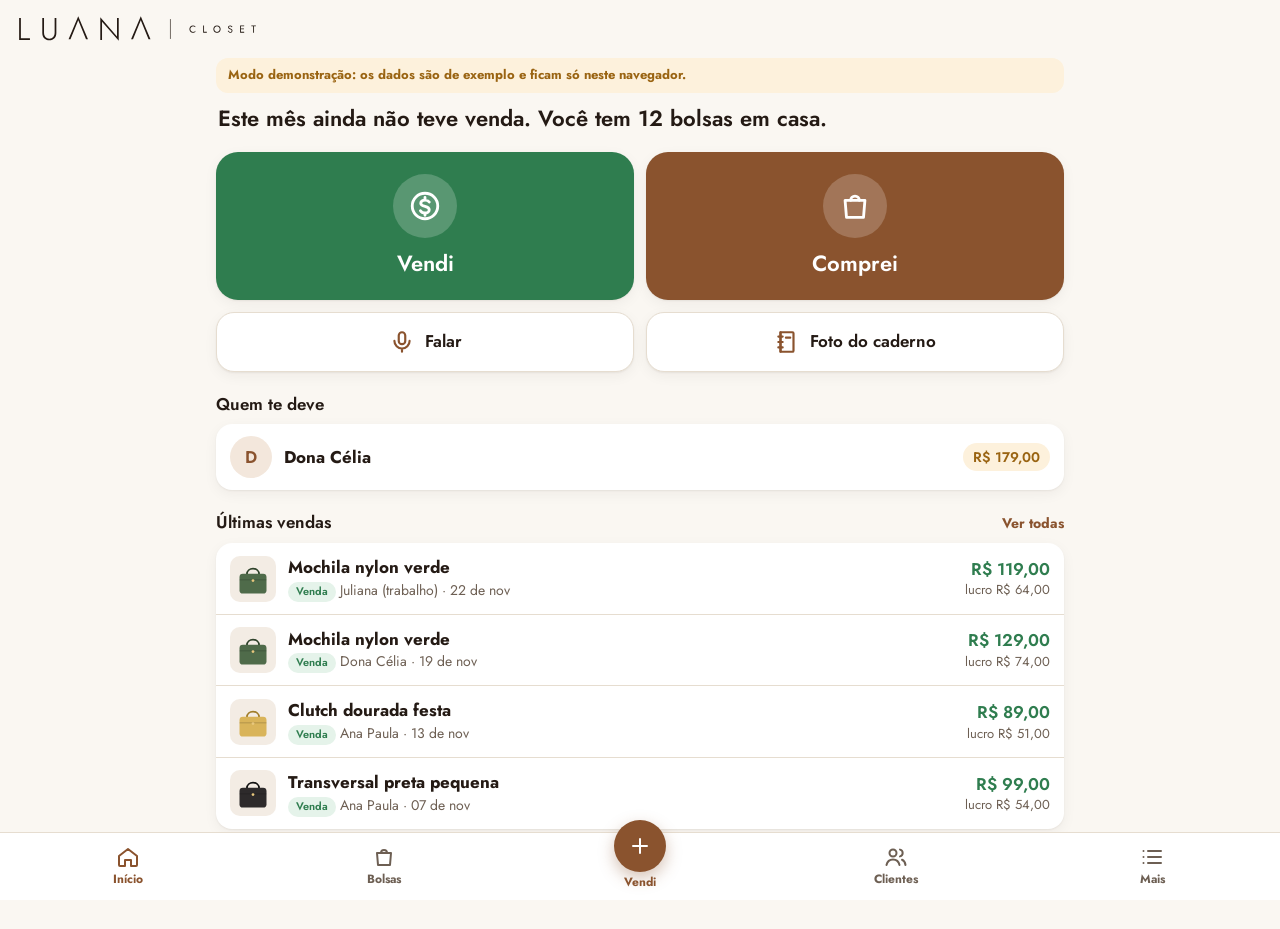
<file: index.html>
<!doctype html>
<html lang="pt-BR">
<head>
  <meta charset="utf-8">
  <meta name="viewport" content="width=device-width, initial-scale=1, viewport-fit=cover">
  <title>Luana Closet</title>
  <meta name="theme-color" content="#FAF7F2">
  <meta name="apple-mobile-web-app-capable" content="yes">
  <meta name="apple-mobile-web-app-title" content="Luana Closet">
  <link rel="icon" href="assets/icone.svg" type="image/svg+xml">
  <link rel="preconnect" href="https://fonts.googleapis.com">
  <link rel="preconnect" href="https://fonts.gstatic.com" crossorigin>
  <link href="https://fonts.googleapis.com/css2?family=Jost:wght@400;500;600&display=swap" rel="stylesheet">
  <link rel="stylesheet" href="assets/app.css">
</head>
<body>
  <div id="app">
    <div class="carregando">Carregando…</div>
  </div>
  <div id="toast" role="status" aria-live="polite"></div>
  <div id="desfazer" role="status" aria-live="polite"></div>
  <dialog id="folha"><div id="folha-conteudo"></div></dialog>
  <script>
    // Aberto com dois cliques (file://) o navegador bloqueia os scripts: explica o que fazer.
    if (location.protocol === 'file:') document.getElementById('app').innerHTML =
      '<div class="carregando" style="padding-top:30vh;max-width:420px;margin:0 auto">Este portal precisa abrir por um endereço (http), não com dois cliques no arquivo.<br><br>No Terminal, dentro da pasta Bolsas: <b>python3 -m http.server 8020</b><br>e depois abra <b>http://localhost:8020</b></div>';
  </script>
  <script type="module" src="assets/app.js"></script>
</body>
</html>
</file>
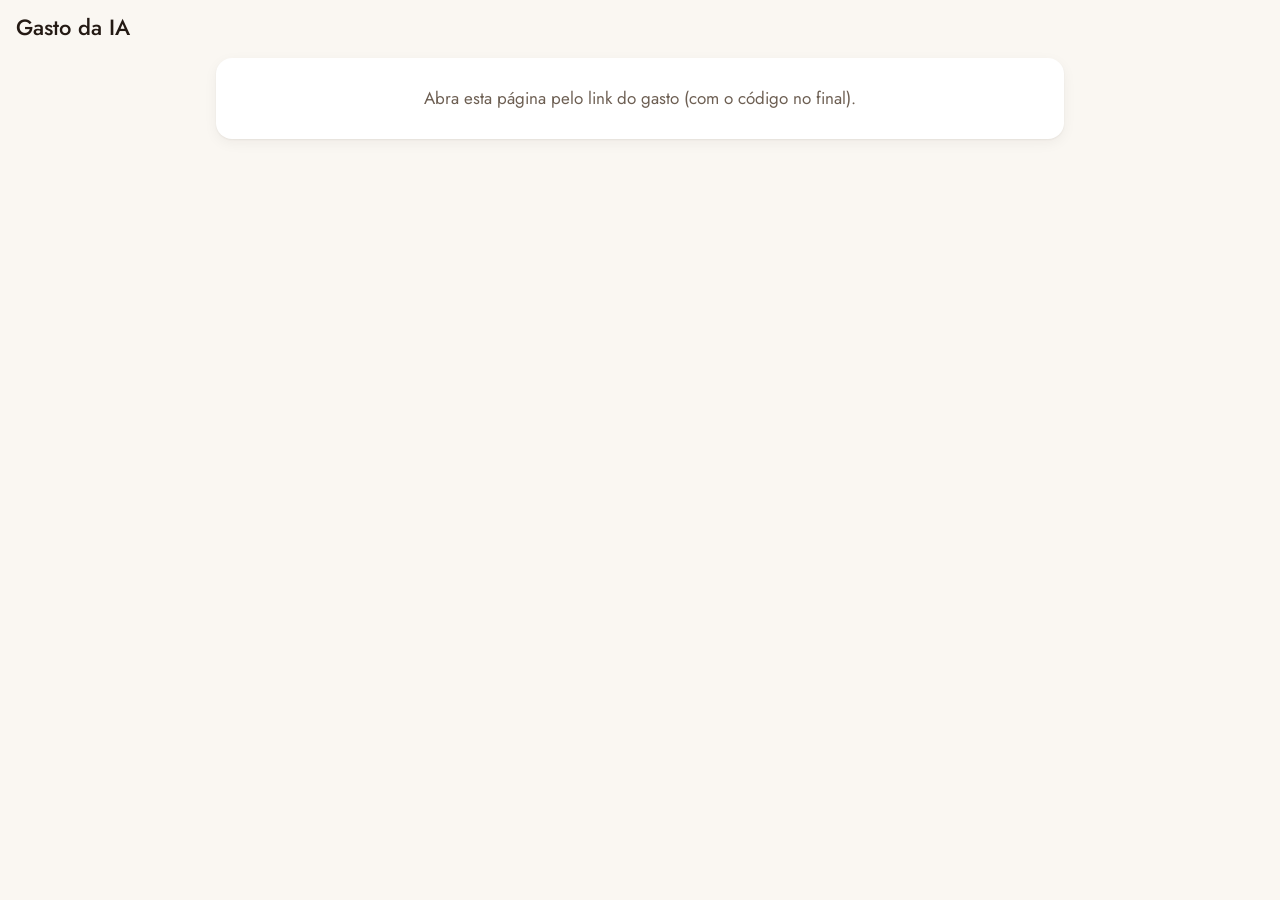
<file: gasto.html>
<!doctype html>
<html lang="pt-BR">
<head>
  <meta charset="utf-8">
  <meta name="viewport" content="width=device-width, initial-scale=1, viewport-fit=cover">
  <title>Gasto da IA</title>
  <meta name="robots" content="noindex">
  <link rel="icon" href="assets/icone.svg" type="image/svg+xml">
  <link rel="preconnect" href="https://fonts.googleapis.com">
  <link rel="preconnect" href="https://fonts.gstatic.com" crossorigin>
  <link href="https://fonts.googleapis.com/css2?family=Jost:wght@400;500;600&display=swap" rel="stylesheet">
  <link rel="stylesheet" href="assets/app.css">
  <style>
    .pagina { padding-top: 8px; padding-bottom: 40px; }
    .hero { background: var(--cartao); border-radius: var(--raio); box-shadow: var(--sombra); padding: 18px; }
    .hero .rot { font-size: 14px; color: var(--suave); font-weight: 700; }
    .hero .val { font-size: 40px; font-weight: 600; letter-spacing: -.02em; margin: 2px 0; }
    .hero .det { font-size: 14px; color: var(--suave); }
    .medidor { height: 10px; border-radius: 99px; background: var(--linha); overflow: hidden; margin: 14px 0 6px; }
    .medidor i { display: block; height: 100%; border-radius: 99px; background: var(--marca); }
    .medidor.alto i { background: var(--ambar); }
    .medidor.cheio i { background: var(--vermelho); }
    .barras { display: flex; align-items: flex-end; gap: 2px; height: 140px; padding: 0 2px; border-bottom: 1px solid var(--linha); position: relative; }
    .barras .b { flex: 1; min-width: 0; height: 100%; display: flex; align-items: flex-end; cursor: default; }
    .barras .b i { display: block; flex: 1 1 auto; background: var(--marca); border-radius: 4px 4px 0 0; min-height: 0; }
    .barras .b:hover i, .barras .b:focus i { background: #6d2a46; }
    .barras .b.sem i { background: transparent; }
    .eixo { display: flex; justify-content: space-between; font-size: 12px; color: var(--suave); margin-top: 6px; }
    #dica { position: fixed; pointer-events: none; background: var(--tinta); color: #fff; font-size: 13px; font-weight: 700; padding: 6px 10px; border-radius: 8px; opacity: 0; transition: opacity .1s; z-index: 20; white-space: nowrap; }
    table { width: 100%; border-collapse: collapse; font-size: 15px; }
    th, td { text-align: left; padding: 10px 12px; border-bottom: 1px solid var(--linha); }
    th { font-size: 13px; color: var(--suave); font-weight: 700; }
    td.n, th.n { text-align: right; font-variant-numeric: tabular-nums; }
    tr:last-child td { border-bottom: 0; }
    .cambio { display: flex; align-items: center; gap: 8px; font-size: 14px; color: var(--suave); margin-top: 18px; }
    .cambio input { width: 80px; border: 1px solid var(--linha); border-radius: 8px; padding: 6px 8px; font: inherit; }
  </style>
</head>
<body>
  <header class="topo"><h1>Gasto da IA</h1><span class="sub" id="modelo"></span></header>
  <main class="pagina" id="app"><div class="carregando">Carregando…</div></main>
  <div id="dica" role="tooltip"></div>
  <script type="module">
    import { SERVIDOR_URL } from './assets/config.js';
    const $ = (s) => document.querySelector(s);
    const app = $('#app');
    const ler = (k) => { try { return localStorage.getItem(k); } catch { return null; } };
    const gravar = (k, v) => { try { localStorage.setItem(k, v); } catch {} };

    const daUrl = new URLSearchParams(location.search).get('c');
    if (daUrl) gravar('gasto-codigo', daUrl);
    const codigo = daUrl || ler('gasto-codigo') || '';
    let cambio = Number(ler('gasto-cambio')) || 5.6;

    const brl = (usd) => (usd * cambio).toLocaleString('pt-BR', { style: 'currency', currency: 'BRL' });
    const usd = (v) => 'US$ ' + v.toLocaleString('pt-BR', { minimumFractionDigits: 2, maximumFractionDigits: 2 });
    const nomeMes = (m) => { const [y, mm] = m.split('-').map(Number); const t = new Date(y, mm - 1, 1).toLocaleDateString('pt-BR', { month: 'long', year: 'numeric' }); return t.charAt(0).toUpperCase() + t.slice(1); };

    if (!SERVIDOR_URL || !codigo) {
      app.innerHTML = '<div class="cartao vazio">Abra esta página pelo link do gasto (com o código no final).</div>';
    } else {
      fetch(SERVIDOR_URL.replace(/\/+$/, '') + '/gasto', { headers: { 'X-Codigo': codigo } })
        .then(async (r) => { const d = await r.json().catch(() => ({})); if (!r.ok) throw new Error(d.erro || 'Erro ' + r.status); return d; })
        .then(mostrar)
        .catch((e) => { app.innerHTML = `<div class="cartao vazio">Não consegui carregar o gasto.<br><small>${e.message}</small></div>`; });
    }

    function mostrar(d) {
      $('#modelo').textContent = d.modelo;
      const mes = d.hoje.slice(0, 7);
      const dias = d.dias || {};
      const doMes = Object.entries(dias).filter(([k]) => k.startsWith(mes));
      const soma = (lista, c) => lista.reduce((s, [, x]) => s + (x[c] || 0), 0);
      const total = soma(doMes, 'usd');
      const falas = soma(doMes, 'voz');
      const paginas = soma(doMes, 'caderno');
      const usos = falas + paginas;
      const pct = Math.min(100, (total / d.limiteMesUsd) * 100);

      // um ponto por dia do mês, até hoje
      const ultimo = Number(d.hoje.slice(8, 10));
      const serie = Array.from({ length: ultimo }, (_, i) => {
        const k = `${mes}-${String(i + 1).padStart(2, '0')}`;
        return { dia: i + 1, k, x: dias[k] || {} };
      });
      const max = Math.max(...serie.map((s) => s.x.usd || 0), 0.0001);

      // meses anteriores
      const meses = {};
      for (const [k, x] of Object.entries(dias)) {
        const m = k.slice(0, 7);
        meses[m] = meses[m] || { usd: 0, voz: 0, caderno: 0 };
        meses[m].usd += x.usd || 0; meses[m].voz += x.voz || 0; meses[m].caderno += x.caderno || 0;
      }
      const linhasMes = Object.entries(meses).sort((a, b) => b[0].localeCompare(a[0]));

      app.innerHTML = `
        <div class="hero">
          <div class="rot">${nomeMes(mes)}</div>
          <div class="val">${brl(total)}</div>
          <div class="det">${usd(total)} de ${usd(d.limiteMesUsd)} de limite</div>
          <div class="medidor ${pct >= 100 ? 'cheio' : pct >= 75 ? 'alto' : ''}" role="meter" aria-valuemin="0" aria-valuemax="100" aria-valuenow="${Math.round(pct)}" aria-label="Uso do limite do mês"><i style="width:${pct}%"></i></div>
          <div class="det">${pct >= 100 ? 'Limite atingido: a IA está parada até o mês virar.' : `${Math.round(pct)}% do limite usado`}</div>
        </div>
        <div class="numeros" style="margin-top:12px">
          <div class="numero"><div class="rot">Frases faladas</div><div class="val">${falas}</div></div>
          <div class="numero"><div class="rot">Páginas do caderno</div><div class="val">${paginas}</div></div>
          <div class="numero"><div class="rot">Custo médio</div><div class="val">${usos ? brl(total / usos) : '—'}</div><div class="det">por uso</div></div>
          <div class="numero"><div class="rot">Hoje</div><div class="val">${brl(dias[d.hoje]?.usd || 0)}</div></div>
        </div>
        <div class="secao"><h2>Gasto por dia</h2></div>
        <div class="cartao">
          <div class="barras" id="barras">${serie.map((s) => `<div class="b ${s.x.usd ? '' : 'sem'}" tabindex="0" data-dica="Dia ${s.dia}: ${brl(s.x.usd || 0)} · ${s.x.voz || 0} falas, ${s.x.caderno || 0} páginas"><i style="height:${((s.x.usd || 0) / max) * 100}%"></i></div>`).join('')}</div>
          <div class="eixo"><span>dia 1</span><span>maior dia: ${brl(max === 0.0001 ? 0 : max)}</span><span>dia ${ultimo}</span></div>
        </div>
        <div class="secao"><h2>Por mês</h2></div>
        <div class="lista">${linhasMes.length ? `<table>
          <thead><tr><th>Mês</th><th class="n">Falas</th><th class="n">Páginas</th><th class="n">Gasto</th></tr></thead>
          <tbody>${linhasMes.map(([m, x]) => `<tr><td>${nomeMes(m)}</td><td class="n">${x.voz}</td><td class="n">${x.caderno}</td><td class="n"><b>${brl(x.usd)}</b></td></tr>`).join('')}</tbody>
        </table>` : '<div class="vazio">Nenhum uso ainda.</div>'}</div>
        <label class="cambio">Dólar a R$ <input id="cambio" inputmode="decimal" value="${String(cambio).replace('.', ',')}"> <span>(só para a conta em reais)</span></label>`;

      const dica = $('#dica');
      const barras = $('#barras');
      const mostra = (el, x, y) => { dica.textContent = el.dataset.dica; dica.style.left = Math.min(x + 12, innerWidth - dica.offsetWidth - 8) + 'px'; dica.style.top = (y - 40) + 'px'; dica.style.opacity = 1; };
      barras.addEventListener('pointermove', (e) => { const el = e.target.closest('.b'); if (el) mostra(el, e.clientX, e.clientY); });
      barras.addEventListener('pointerleave', () => (dica.style.opacity = 0));
      barras.addEventListener('focusin', (e) => { const r = e.target.getBoundingClientRect(); mostra(e.target, r.left, r.top); });
      barras.addEventListener('focusout', () => (dica.style.opacity = 0));
      $('#cambio').addEventListener('change', (e) => {
        const v = Number(String(e.target.value).replace(',', '.'));
        if (v > 0) { cambio = v; gravar('gasto-cambio', String(v)); mostrar(d); }
      });
    }
  </script>
</body>
</html>
</file>
<file: assets/app.css>
:root {
  --fundo: #FAF7F2;
  --cartao: #ffffff;
  --linha: #e6ddd0;
  --tinta: #241A14;
  --suave: #6d5f53;
  --marca: #8A532E;
  --marca-clara: #f3e7dc;
  --verde: #2f7d4f;
  --verde-claro: #e5f3ea;
  --vermelho: #b3412e;
  --vermelho-claro: #fbe9e5;
  --ambar: #9a6412;
  --ambar-claro: #fdf1dc;
  --raio: 16px;
  --sombra: 0 1px 2px rgba(36, 26, 20, .06), 0 4px 14px rgba(36, 26, 20, .05);
  --nav: 68px;
  color-scheme: light;
}

* { box-sizing: border-box; }
html { -webkit-text-size-adjust: 100%; }
body {
  margin: 0;
  background: var(--fundo);
  color: var(--tinta);
  font: 400 16px/1.45 Jost, system-ui, -apple-system, "Segoe UI", sans-serif;
  -webkit-tap-highlight-color: transparent;
}
button, input, select, textarea { font: inherit; color: inherit; }
img { display: block; max-width: 100%; }
h1, h2, h3 { margin: 0; line-height: 1.2; }

.carregando { padding: 40vh 16px 0; text-align: center; color: var(--suave); }

/* ---------- estrutura ---------- */
.topo {
  position: sticky; top: 0; z-index: 5;
  background: rgba(250, 247, 242, .94);
  backdrop-filter: blur(8px);
  padding: calc(env(safe-area-inset-top) + 14px) 16px 10px;
  display: flex; align-items: center; gap: 12px;
}
.topo h1 { font-size: 22px; font-weight: 500; flex: 1; }
.topo h1 img.logo { height: 30px; width: auto; }
.topo .sub { font-size: 13px; color: var(--suave); font-weight: 600; }
.pagina { padding: 4px 16px calc(var(--nav) + 32px + env(safe-area-inset-bottom)); max-width: 880px; margin: 0 auto; }

.nav {
  position: fixed; left: 0; right: 0; bottom: 0; z-index: 10;
  height: calc(var(--nav) + env(safe-area-inset-bottom));
  padding-bottom: env(safe-area-inset-bottom);
  background: var(--cartao);
  border-top: 1px solid var(--linha);
  display: grid; grid-template-columns: repeat(5, 1fr); align-items: center;
}
.nav a {
  display: flex; flex-direction: column; align-items: center; gap: 2px;
  text-decoration: none; color: var(--suave); font-size: 12px; font-weight: 700;
  padding: 6px 0;
}
.nav a svg { width: 24px; height: 24px; }
.nav a.ativo { color: var(--marca); }
.nav a.vender span.bola {
  width: 52px; height: 52px; border-radius: 50%;
  background: var(--marca); color: #fff;
  display: grid; place-items: center;
  margin-top: -22px; box-shadow: 0 6px 16px rgba(138, 83, 46, .35);
}
.nav a.vender { color: var(--marca); }

/* ---------- peças ---------- */
.cartao { background: var(--cartao); border-radius: var(--raio); box-shadow: var(--sombra); padding: 16px; }
.secao { margin: 22px 0 10px; display: flex; align-items: baseline; justify-content: space-between; gap: 8px; }
.secao h2 { font-size: 17px; font-weight: 600; }
.secao a, .link { color: var(--marca); font-weight: 700; font-size: 14px; text-decoration: none; background: none; border: 0; padding: 0; cursor: pointer; }
.vazio { text-align: center; color: var(--suave); padding: 28px 12px; }
.muted { color: var(--suave); }
.pequeno { font-size: 13px; }

.chips { display: flex; gap: 8px; overflow-x: auto; padding: 2px 0 6px; scrollbar-width: none; }
.chips::-webkit-scrollbar { display: none; }
.chip {
  flex: none; border: 1px solid var(--linha); background: var(--cartao);
  padding: 7px 14px; border-radius: 99px; font-size: 14px; font-weight: 700; color: var(--suave); cursor: pointer;
}
.chip.ativo { background: var(--tinta); border-color: var(--tinta); color: #fff; }

.numeros { display: grid; grid-template-columns: 1fr 1fr; gap: 10px; }
.numero { background: var(--cartao); border-radius: var(--raio); box-shadow: var(--sombra); padding: 14px; }
.numero .rot { font-size: 13px; color: var(--suave); font-weight: 700; }
.numero .val { font-size: 24px; font-weight: 600; margin-top: 2px; letter-spacing: -.01em; }
.numero .det { font-size: 12px; color: var(--suave); margin-top: 2px; }
.numero.destaque { background: var(--verde); color: #fff; grid-column: 1 / -1; }
.numero.destaque .rot, .numero.destaque .det { color: rgba(255, 255, 255, .85); }
.numero.destaque .val { font-size: 32px; }
.numero.alerta { background: var(--ambar-claro); }
.numero.alerta .val { color: var(--ambar); }

.pos { color: var(--verde); }
.neg { color: var(--vermelho); }

/* ---------- galeria ---------- */
.busca {
  width: 100%; border: 1px solid var(--linha); background: var(--cartao);
  border-radius: 12px; padding: 11px 14px; margin-bottom: 8px; font-size: 16px;
}
.grade { display: grid; grid-template-columns: repeat(auto-fill, minmax(150px, 1fr)); gap: 12px; }
.bolsa {
  background: var(--cartao); border-radius: var(--raio); box-shadow: var(--sombra);
  overflow: hidden; border: 0; padding: 0; text-align: left; cursor: pointer; position: relative;
}
.bolsa .img { aspect-ratio: 1; background: #f3ece4 center / cover no-repeat; }
.bolsa .info { padding: 9px 11px 11px; }
.bolsa .nome { font-weight: 700; font-size: 14px; line-height: 1.25; display: -webkit-box; -webkit-line-clamp: 2; -webkit-box-orient: vertical; overflow: hidden; }
.bolsa .preco { font-weight: 600; margin-top: 3px; }
.selo {
  position: absolute; top: 8px; left: 8px;
  background: rgba(255, 255, 255, .94); border-radius: 99px; padding: 3px 9px;
  font-size: 12px; font-weight: 600;
}
.selo.zero { background: var(--tinta); color: #fff; }
.bolsa.esgotada .img { filter: grayscale(.7) opacity(.65); }

/* ---------- listas ---------- */
.lista { background: var(--cartao); border-radius: var(--raio); box-shadow: var(--sombra); overflow: hidden; }
.item {
  display: flex; align-items: center; gap: 12px; padding: 12px 14px;
  border-bottom: 1px solid var(--linha); width: 100%; background: none; border-left: 0; border-right: 0; border-top: 0;
  text-align: left; cursor: pointer;
}
.item:last-child { border-bottom: 0; }
.item .mini { width: 46px; height: 46px; border-radius: 10px; background: #f3ece4 center / cover; flex: none; }
.item .avatar {
  width: 42px; height: 42px; border-radius: 50%; flex: none;
  background: var(--marca-clara); color: var(--marca); font-weight: 600; display: grid; place-items: center;
}
.item .meio { flex: 1; min-width: 0; }
.item .t1 { font-weight: 700; white-space: nowrap; overflow: hidden; text-overflow: ellipsis; }
.item .t2 { font-size: 13px; color: var(--suave); white-space: nowrap; overflow: hidden; text-overflow: ellipsis; }
.item .dir { text-align: right; flex: none; }
.item .dir .v { font-weight: 600; }
.tag { display: inline-block; font-size: 11px; font-weight: 600; padding: 2px 8px; border-radius: 99px; }
.tag.venda { background: var(--verde-claro); color: var(--verde); }
.tag.entrada { background: var(--marca-clara); color: var(--marca); }
.tag.saida { background: #eee; color: #555; }
.tag.fiado { background: var(--ambar-claro); color: var(--ambar); }

.dia { font-size: 13px; font-weight: 600; color: var(--suave); margin: 18px 4px 6px; text-transform: capitalize; }

/* ---------- botões e formulários ---------- */
.btn {
  display: inline-flex; align-items: center; justify-content: center; gap: 8px;
  border: 0; border-radius: 14px; padding: 13px 18px; font-weight: 600; font-size: 16px;
  background: var(--marca); color: #fff; cursor: pointer; text-decoration: none;
}
.btn.sec { background: var(--marca-clara); color: var(--marca); }
.btn.claro { background: var(--cartao); color: var(--tinta); border: 1px solid var(--linha); }
.btn.perigo { background: var(--vermelho-claro); color: var(--vermelho); }
.btn.verde { background: var(--verde); }
.btn.cheio { width: 100%; }
.btn:disabled { opacity: .5; }
.btn svg { width: 20px; height: 20px; }
.botoes { display: grid; grid-template-columns: 1fr 1fr; gap: 10px; }
.botoes.tres { grid-template-columns: 1fr 1fr 1fr; }

.flutuante {
  position: fixed; right: 16px; z-index: 9;
  bottom: calc(var(--nav) + 16px + env(safe-area-inset-bottom));
  border-radius: 99px; box-shadow: 0 6px 18px rgba(138, 83, 46, .35); padding: 14px 20px;
}

.campo { display: block; margin-bottom: 14px; }
.campo > span { display: block; font-size: 14px; font-weight: 700; margin-bottom: 5px; }
.campo input, .campo select, .campo textarea {
  width: 100%; border: 1px solid var(--linha); background: #fff; border-radius: 12px;
  padding: 12px 14px; font-size: 16px; outline: none;
}
.campo input:focus, .campo select:focus, .campo textarea:focus { border-color: var(--marca); box-shadow: 0 0 0 3px var(--marca-clara); }
.campo small { display: block; color: var(--suave); font-size: 12px; margin-top: 4px; }
.lado { display: grid; grid-template-columns: 1fr 1fr; gap: 10px; }
.dinheiro { position: relative; }
.dinheiro::before { content: "R$"; position: absolute; left: 14px; top: 50%; transform: translateY(-50%); color: var(--suave); font-weight: 700; pointer-events: none; }
.dinheiro input { padding-left: 42px; }

.qtd { display: flex; align-items: center; gap: 10px; }
.qtd button { width: 46px; height: 46px; border-radius: 12px; border: 1px solid var(--linha); background: #fff; font-size: 22px; font-weight: 600; cursor: pointer; }
.qtd input { text-align: center; width: 64px; flex: none; padding-left: 4px; padding-right: 4px; }
.qtd button { flex: none; }

.escolha { display: grid; grid-template-columns: 1fr 1fr; gap: 8px; }
.escolha label { position: relative; }
.escolha input { position: absolute; opacity: 0; }
.escolha span {
  display: block; text-align: center; padding: 12px; border-radius: 12px; border: 1px solid var(--linha);
  font-weight: 600; background: #fff; cursor: pointer;
}
.escolha input:checked + span { border-color: var(--marca); background: var(--marca-clara); color: var(--marca); }

.foto-campo {
  display: grid; place-items: center; aspect-ratio: 4 / 3; border-radius: var(--raio);
  border: 2px dashed var(--linha); background: #fff center / cover no-repeat; cursor: pointer; color: var(--suave);
  font-weight: 700; margin-bottom: 14px; text-align: center; position: relative; overflow: hidden;
}
.foto-campo.tem { border-style: solid; }
.foto-campo.tem .dica { position: absolute; bottom: 8px; right: 8px; background: rgba(255,255,255,.92); padding: 4px 10px; border-radius: 99px; font-size: 13px; }
.foto-campo input { display: none; }

.resumo-venda { background: var(--fundo); border-radius: 12px; padding: 12px 14px; margin-bottom: 14px; font-size: 15px; }
.resumo-venda div { display: flex; justify-content: space-between; }
.resumo-venda b { font-weight: 600; }

/* ---------- folha (dialog) ---------- */
dialog#folha {
  border: 0; padding: 0; margin: auto auto 0; width: 100%; max-width: 560px;
  max-height: 92vh; border-radius: 22px 22px 0 0; background: var(--cartao);
  box-shadow: 0 -10px 40px rgba(0, 0, 0, .15);
}
dialog#folha::backdrop { background: rgba(30, 22, 20, .45); }
@media (min-width: 700px) {
  dialog#folha { margin: auto; border-radius: 22px; }
}
#folha-conteudo { padding: 8px 18px calc(22px + env(safe-area-inset-bottom)); }
.folha-topo { display: flex; align-items: center; gap: 10px; padding: 12px 0 14px; position: sticky; top: 0; background: var(--cartao); z-index: 2; }
.folha-topo h2 { flex: 1; font-size: 19px; font-weight: 600; }
.fechar { width: 36px; height: 36px; border-radius: 50%; border: 0; background: var(--fundo); font-size: 20px; cursor: pointer; flex: none; }
.foto-grande { width: 100%; aspect-ratio: 4 / 5; object-fit: cover; border-radius: var(--raio); background: #f3ece4; margin-bottom: 14px; }
.linhas { margin: 0 0 16px; }
.linhas div { display: flex; justify-content: space-between; padding: 9px 0; border-bottom: 1px solid var(--linha); }
.linhas div:last-child { border-bottom: 0; }
.linhas dt { color: var(--suave); font-weight: 600; }
.linhas dd { margin: 0; font-weight: 600; }

.escolher-bolsa { display: grid; grid-template-columns: repeat(3, 1fr); gap: 8px; max-height: 46vh; overflow: auto; margin-bottom: 8px; }
.escolher-bolsa button { border: 2px solid transparent; border-radius: 12px; padding: 0; background: #fff; overflow: hidden; cursor: pointer; text-align: left; box-shadow: var(--sombra); }
.escolher-bolsa button .img { aspect-ratio: 1; background: #f3ece4 center / cover; }
.escolher-bolsa button div.n { font-size: 12px; font-weight: 700; padding: 5px 7px; line-height: 1.2; display: -webkit-box; -webkit-line-clamp: 2; -webkit-box-orient: vertical; overflow: hidden; }
.escolhida { display: flex; gap: 12px; align-items: center; background: var(--fundo); border-radius: 12px; padding: 10px; margin-bottom: 14px; }
.escolhida .mini { width: 56px; height: 56px; border-radius: 10px; background: #f3ece4 center / cover; flex: none; }
.escolhida .meio { flex: 1; min-width: 0; }
.escolhida .t1 { font-weight: 600; }

.sugestoes { border: 1px solid var(--linha); border-radius: 12px; margin-top: -8px; margin-bottom: 14px; overflow: hidden; }
.sugestoes button { display: block; width: 100%; border: 0; border-bottom: 1px solid var(--linha); background: #fff; text-align: left; padding: 10px 14px; cursor: pointer; font-weight: 700; }
.sugestoes button:last-child { border-bottom: 0; }

/* ---------- login ---------- */
.login { max-width: 380px; margin: 0 auto; padding: 18vh 20px 40px; }
.login .marca { display: flex; flex-direction: column; align-items: center; gap: 10px; margin-bottom: 26px; }
.login .marca img { width: 72px; height: 72px; }
.login .marca img.logo { width: 200px; height: auto; border-radius: 0; }
.login h1 { font-size: 26px; font-weight: 600; }
.erro { color: var(--vermelho); font-weight: 700; font-size: 14px; margin: -4px 0 12px; }

/* ---------- aviso ---------- */
.aviso-demo { background: var(--ambar-claro); color: var(--ambar); font-size: 13px; font-weight: 700; padding: 8px 12px; border-radius: 12px; margin-bottom: 10px; }

#toast {
  position: fixed; left: 50%; transform: translate(-50%, 20px); z-index: 50;
  bottom: calc(var(--nav) + 20px + env(safe-area-inset-bottom));
  background: var(--tinta); color: #fff; padding: 11px 18px; border-radius: 99px; font-weight: 700; font-size: 15px;
  opacity: 0; pointer-events: none; transition: .25s; max-width: calc(100% - 32px); text-align: center;
}
#toast.ver { opacity: 1; transform: translate(-50%, 0); }
#toast.erro { background: var(--vermelho); }

@media (min-width: 700px) {
  .numeros { grid-template-columns: repeat(4, 1fr); }
  .numero.destaque { grid-column: span 2; }
  .grade { grid-template-columns: repeat(auto-fill, minmax(180px, 1fr)); }
}

/* ---------- versão simples (letra maior, botões grandes) ---------- */
body { font-size: 17px; }
.btn { font-size: 17px; padding: 15px 18px; }
.btn.alto { padding: 20px; font-size: 19px; }
.item .t1 { font-size: 17px; }
.item .t2 { font-size: 14px; }

.frase { font-size: 22px; line-height: 1.4; font-weight: 600; margin: 8px 2px 18px; }
.frase b { font-weight: 600; }

.grandes { display: grid; grid-template-columns: 1fr 1fr; gap: 12px; }
.grande {
  border: 0; border-radius: 22px; padding: 22px 10px 20px; cursor: pointer;
  display: flex; flex-direction: column; align-items: center; gap: 10px;
  font-size: 22px; font-weight: 600; color: #fff; box-shadow: var(--sombra);
}
.grande .ico { width: 64px; height: 64px; border-radius: 50%; background: rgba(255, 255, 255, .2); display: grid; place-items: center; }
.grande .ico svg { width: 34px; height: 34px; }
.grande.vendi { background: var(--verde); }
.grande.comprei { background: var(--marca); }
.grande:active { transform: scale(.98); }
.grande-tag { font-size: 14px; padding: 4px 10px; }

.pergunta { font-size: 22px; font-weight: 600; line-height: 1.3; margin: 6px 0 16px; }
.pontos { display: flex; gap: 6px; justify-content: center; margin-bottom: 10px; }
.pontos i { width: 8px; height: 8px; border-radius: 50%; background: var(--linha); }
.pontos i.on { background: var(--marca); }
.foto-campo.grande { aspect-ratio: 1; font-size: 18px; color: var(--marca); background-color: var(--marca-clara); border-color: var(--marca); }
.foto-campo.grande svg { width: 56px; height: 56px; }
.dinheiro.enorme input { font-size: 30px; font-weight: 600; padding: 16px 16px 16px 60px; width: 100%; border: 2px solid var(--linha); border-radius: 16px; outline: none; }
.dinheiro.enorme input:focus { border-color: var(--marca); }
.dinheiro.enorme::before { font-size: 22px; left: 18px; }
.qtd.enorme { justify-content: center; gap: 16px; }
.qtd.enorme button { width: 64px; height: 64px; font-size: 30px; border-radius: 16px; }
.qtd.enorme input { width: 90px; font-size: 32px; font-weight: 600; text-align: center; border: 2px solid var(--linha); border-radius: 16px; padding: 10px 4px; }
.enorme-txt { font-size: 20px; padding: 14px 16px; }
.dica-lucro { font-size: 18px; margin: 12px 2px 0; min-height: 1.4em; }

details.opcoes { margin: 0 0 14px; }
details.opcoes summary { color: var(--marca); font-weight: 700; cursor: pointer; padding: 6px 0 12px; font-size: 15px; }

#desfazer {
  position: fixed; left: 16px; right: 16px; z-index: 50; max-width: 520px; margin: 0 auto;
  bottom: calc(var(--nav) + 16px + env(safe-area-inset-bottom));
  background: var(--tinta); color: #fff; border-radius: 16px; padding: 10px 10px 10px 16px;
  display: flex; align-items: center; gap: 12px; font-weight: 700;
  opacity: 0; pointer-events: none; transform: translateY(16px); transition: .25s;
}
#desfazer.ver { opacity: 1; pointer-events: auto; transform: none; }
#desfazer span { flex: 1; }
#desfazer button { border: 0; background: #fff; color: var(--tinta); font-weight: 600; border-radius: 12px; padding: 10px 14px; cursor: pointer; font-size: 16px; }

/* ---------- falar e caderno ---------- */
.atalhos { display: grid; grid-template-columns: 1fr 1fr; gap: 12px; margin-top: 12px; }
.atalho {
  display: flex; align-items: center; justify-content: center; gap: 10px; cursor: pointer;
  background: var(--cartao); border: 1px solid var(--linha); border-radius: 18px; padding: 16px 10px;
  font-size: 17px; font-weight: 600; color: var(--tinta); box-shadow: var(--sombra);
}
.atalho svg { width: 26px; height: 26px; color: var(--marca); flex: none; }
.mic {
  display: grid; place-items: center; width: 110px; height: 110px; margin: 10px auto 8px; border-radius: 50%;
  border: 0; background: var(--marca); color: #fff; cursor: pointer; box-shadow: 0 8px 24px rgba(138, 83, 46, .35);
}
.mic svg { width: 48px; height: 48px; }
.mic.ouvindo { animation: pulsa 1.2s ease-in-out infinite; background: var(--verde); }
@keyframes pulsa { 0%, 100% { box-shadow: 0 0 0 0 rgba(47, 125, 79, .45); } 50% { box-shadow: 0 0 0 18px rgba(47, 125, 79, 0); } }
.mic-estado { text-align: center; font-weight: 700; color: var(--suave); margin: 0 0 12px; }
.fala { width: 100%; border: 1px solid var(--linha); border-radius: 14px; padding: 12px 14px; font-size: 18px; margin-bottom: 12px; resize: vertical; }
.esperando { text-align: center; padding: 30px 10px 40px; color: var(--suave); font-weight: 600; }
.giro { width: 48px; height: 48px; border-radius: 50%; border: 5px solid var(--marca-clara); border-top-color: var(--marca); margin: 0 auto 16px; animation: gira 0.9s linear infinite; }
@keyframes gira { to { transform: rotate(360deg); } }

.conf { background: var(--fundo); border-radius: 16px; padding: 12px; margin-bottom: 10px; border: 2px solid transparent; }
.conf.off { opacity: .5; }
.conf.com-erro { border-color: var(--ambar); }
.conf-topo { display: flex; gap: 10px; align-items: center; cursor: pointer; }
.conf-topo input[type=checkbox] { width: 24px; height: 24px; flex: none; accent-color: var(--verde); }
.conf .mini { width: 52px; height: 52px; border-radius: 10px; background: #f3ece4 center / cover; flex: none; display: grid; place-items: center; font-size: 24px; }
.conf-frase { font-size: 17px; line-height: 1.35; }
.conf-frase b { font-weight: 600; }
.conf-texto { font-size: 13px; color: var(--suave); margin: 8px 0 0; font-style: italic; }
.conf-duvida { font-size: 14px; color: var(--ambar); font-weight: 700; margin: 8px 0 0; }
.conf-aviso { font-size: 14px; color: var(--vermelho); font-weight: 600; margin: 8px 0 0; }
.conf details { margin-top: 8px; }
.conf summary { color: var(--marca); font-weight: 700; cursor: pointer; font-size: 15px; padding: 4px 0; }
.conf details[open] summary { margin-bottom: 10px; }
.conf .campo { margin-bottom: 10px; }
</file>
